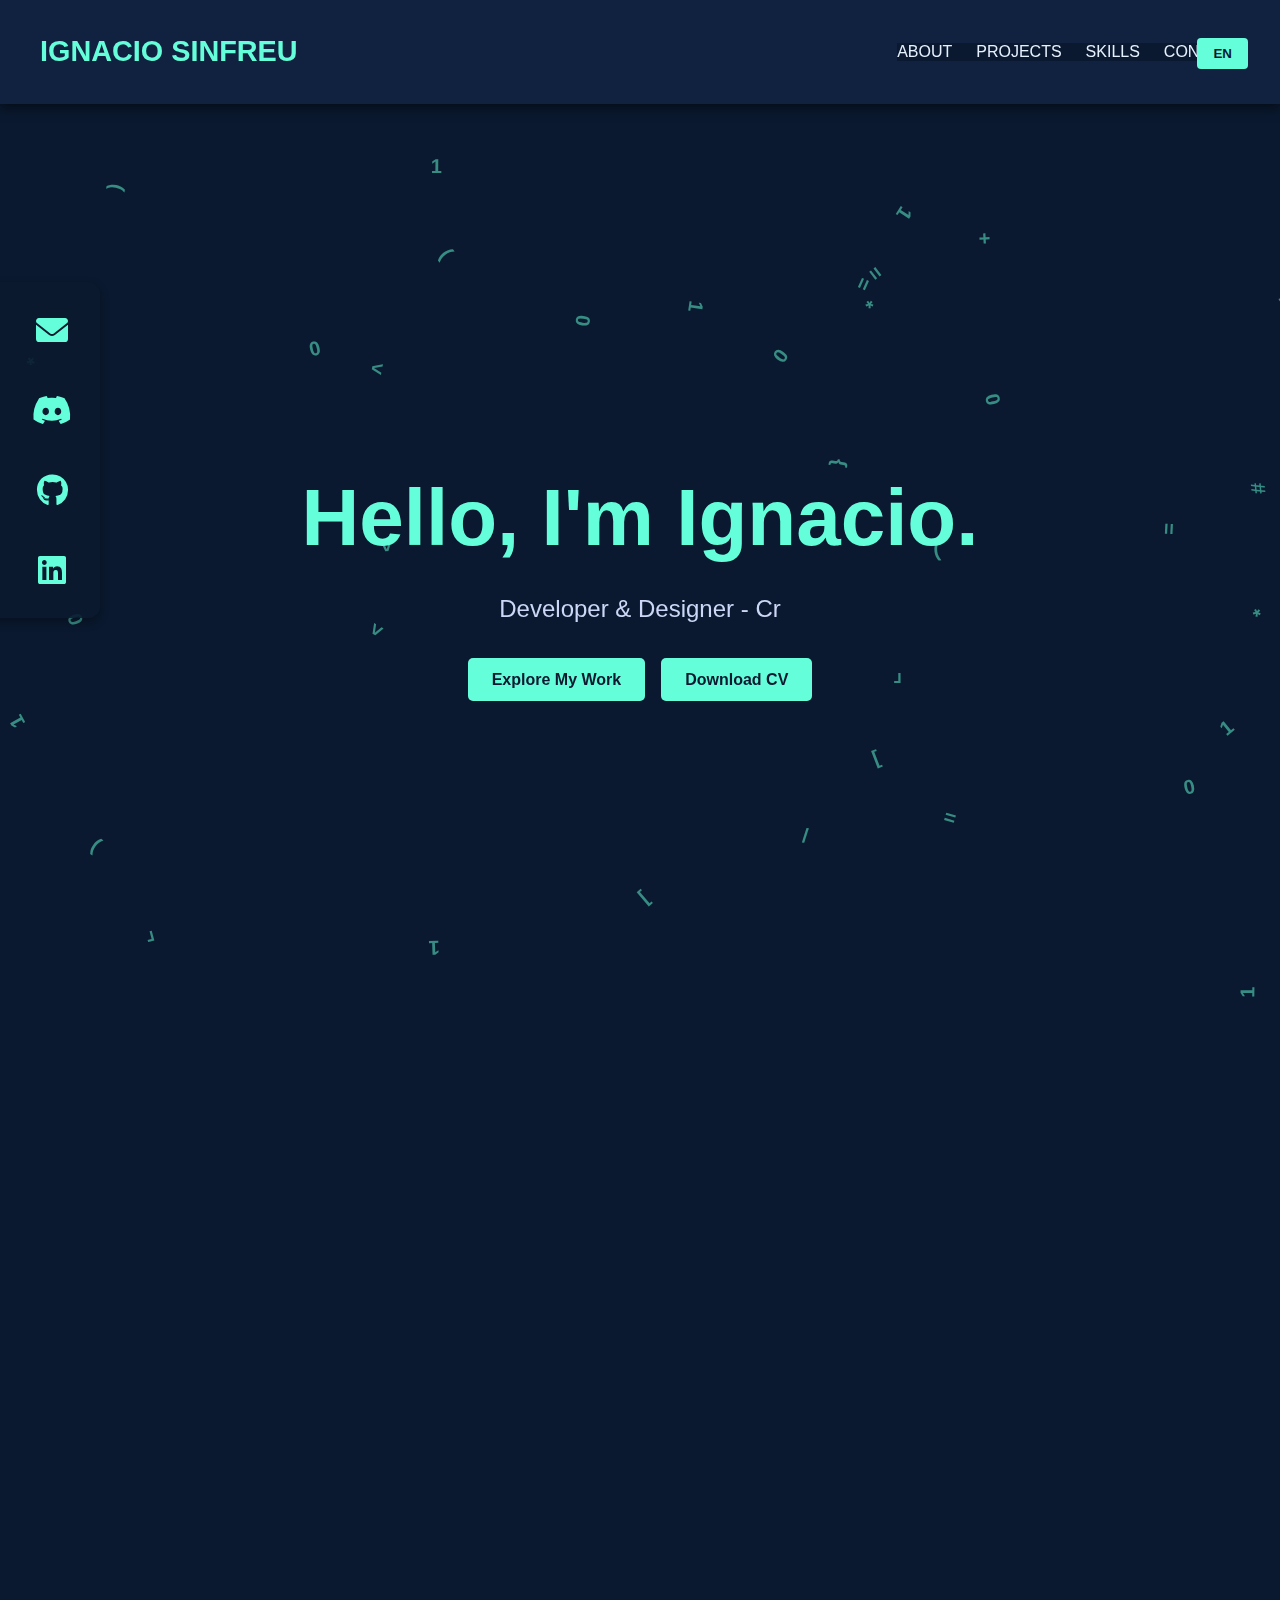
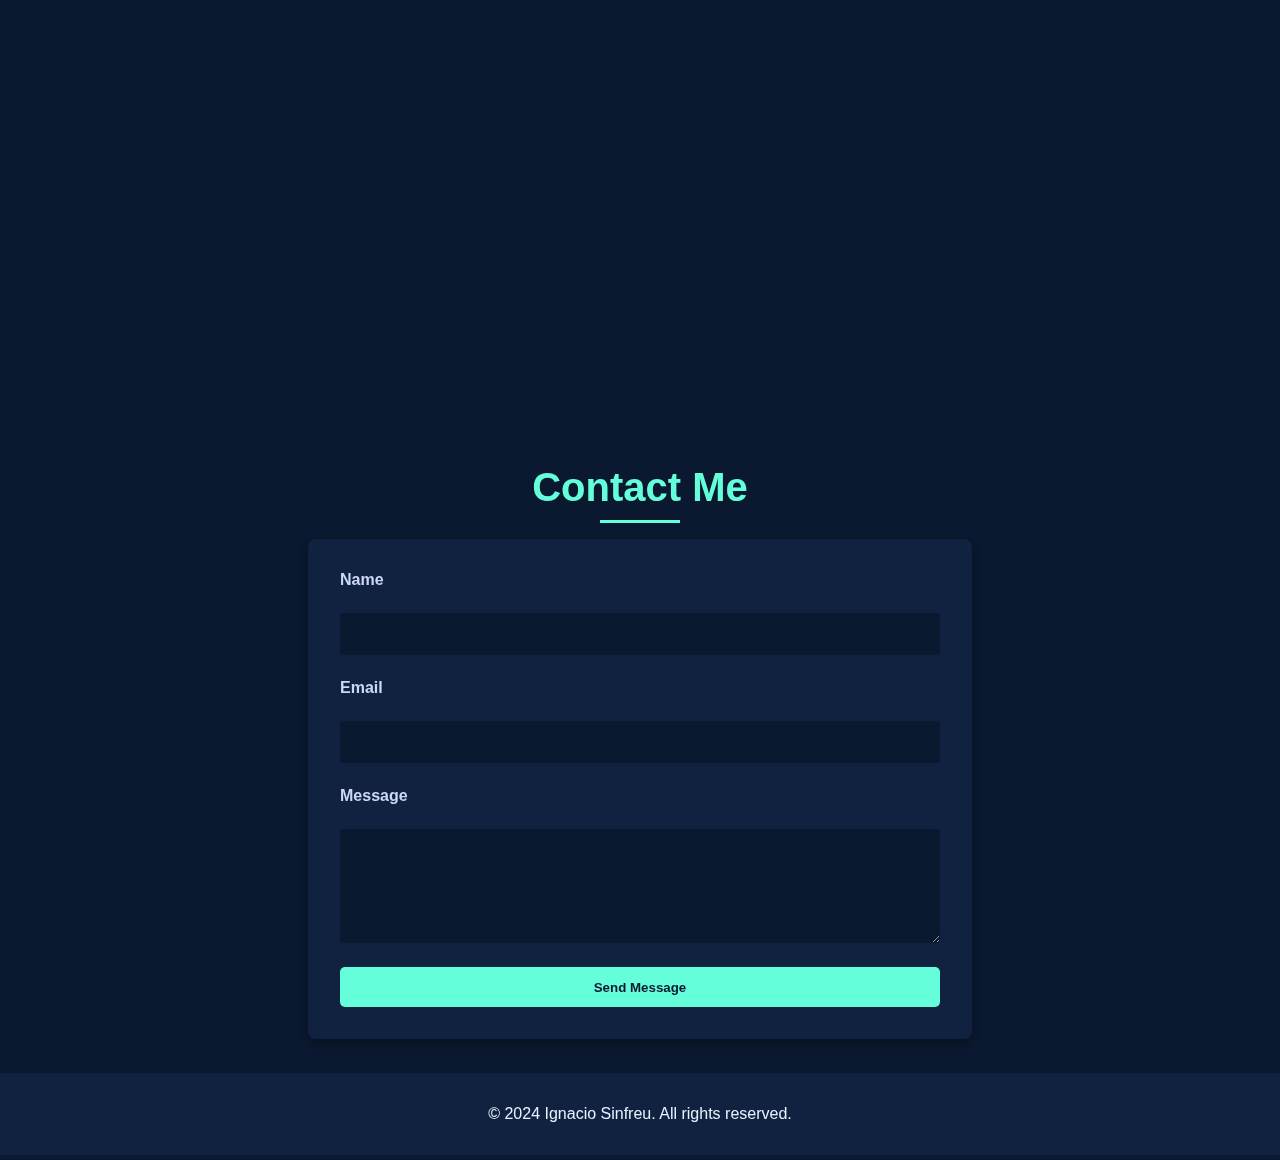
<file: index.html>
<!DOCTYPE html>
<html lang="en">
<head>
    <meta charset="UTF-8">
    <meta name="viewport" content="width=device-width, initial-scale=1.0">
    <link rel="stylesheet" href="styles.css">
    <title>PORTFOLIO - Ignacio Sinfreu</title>
    <link rel="stylesheet" href="https://cdnjs.cloudflare.com/ajax/libs/font-awesome/6.0.0-beta3/css/all.min.css">
</head>
<body>
	<header class="main-header">
		<nav class="navbar">
			<div class="container page-container">
				<h1 class="logo">IGNACIO SINFREU</h1>
				<ul class="nav-links">
					<li><a href="#about">ABOUT</a></li>
					<li><a href="#projects">PROJECTS</a></li>
					<li><a href="#skills">SKILLS</a></li>
					<li><a href="#contact">CONTACT</a></li>
				</ul>
			</div>
			<button id="language-toggle" class="language-toggle">EN</button>
		</nav>
	</header>

    <section id="hero" class="hero">
        <canvas id="heroCanvas" class="hero-canvas"></canvas>
        <div class="hero-content">
            <h2 class="welcome">Hello, I'm Ignacio.</h2>
			<p class="text1" id="typing-text"></p>
            <div class="hero-buttons">
                <a href="#projects" class="btn-primary">Explore My Work</a>
                <a href="IS_CV.pdf" download="Ignacio_Sinfreu_CV" class="cv-button">Download CV</a>
            </div>
        </div>
    </section>

    <div class="social-links" style="margin-left: 20px;">
        <a href="mailto:ignaciosinfreu@gmail.com" title="Email"><i class="fas fa-envelope"></i></a>
        <a href="https://discordapp.com/users/691851658250158091" title="Discord"><i class="fab fa-discord"></i></a>
        <a href="https://github.com/PiojitoSinfreu" title="GitHub"><i class="fab fa-github"></i></a>
        <a href="https://linkedin.com/" title="LinkedIn"><i class="fab fa-linkedin"></i></a>
    </div>

    <section id="about" class="about">
        <div class="container about-content page-container">
            <h2 class="aboutText">About Me</h2>
            <p class="aboutText2">Hi there, I'm Ignacio. I’m passionate about web design and love creating digital experiences that truly connect with people and their projects. I focus on designing personalized websites that are sleek, modern, and tailored to the specific needs of each client. I believe in keeping things simple, but effective. Learning is part of who I am, and I enjoy taking on challenges that push me to grow and find creative solutions. Whether I'm working independently or collaborating with a team, I put my heart into making sure each project is not only visually appealing but also easy to use and impactful.</p>
        </div>
    </section>

    <section id="projects" class="projects">
        <div class="container page-container" >
            <h2 class="proyecto">Projects</h2>
            <div class="project-gallery">
                <div class="project-item">
                    <h3 class="proyectA">Project 1</h3>
                    <p class="proyectA_Text">A short description of the project goes here.</p>
                </div>
                <div class="project-item">
                    <h3 class="proyectB">Project 2</h3>
                    <p class="proyectB_Text">A short description of the project goes here.</p>
                </div>
                <div class="project-item">
                    <h3 class="proyectC">Project 3</h3>
                    <p class="proyectC_Text">A short description of the project goes here.</p>
                </div>
				<div class="project-item">
                    <h3 class="proyectD">Project 4</h3>
                    <p class="proyectD_Text">A short description of the project goes here.</p>
                </div>
            </div>
        </div>
    </section>

<section id="skills" class="skills">
    <div class="container page-container">
        <h2>Skills</h2>
        <ul>
            <li><img src="icons/icon_html.png" alt="HTML icon">HTML</li>
            <li><img src="icons/icon_css.png" alt="CSS icon">CSS</li>
            <li><img src="icons/icon_php.png" alt="PHP icon">PHP</li>
            <li><img src="icons/icon_js.png" alt="JavaScript icon">JavaScript</li>
            <li><img src="icons/icon_ts.png" alt="TypeScript icon">TypeScript</li>
            <li><img src="icons/icon_react.png" alt="React icon">React</li>
            <li><img src="icons/icon_node.png" alt="Node.js icon">Node.js</li>
        </ul>

        <!-- Contenedor para los servicios, que parece "nacer" desde la línea divisoria y fusionarse con el fondo -->
		<div id="code-services-container">
			<h2 class="dev-services-title">Development Services</h2>
			<div class="service-cards">
				<div class="service-card">
					<h3 class="service-title service-web">Web Development</h3>
					<p class="service-desc service-web-desc">Building personalized websites using modern best practices.</p>
				</div>
				<div class="service-card">
					<h3 class="service-title service-landing">Landing Page Development</h3>
					<p class="service-desc service-landing-desc">Designing and developing landing pages focused on improving client conversion.</p>
				</div>
				<div class="service-card">
					<h3 class="service-title service-frontend">Frontend Development</h3>
					<p class="service-desc service-frontend-desc">Modern and responsive interfaces using HTML, CSS, and JavaScript.</p>
				</div>
				<div class="service-card">
					<h3 class="service-title service-backend">Backend Development</h3>
					<p class="service-desc service-backend-desc">Developing robust and secure systems for server-side operations.</p>
				</div>
				<div class="service-card">
					<h3 class="service-title service-fullstack">Full Stack Projects</h3>
					<p class="service-desc service-fullstack-desc">Complete projects, from database to user experience.</p>
				</div>
				<div class="service-card">
					<h3 class="service-title service-other">Other Services</h3>
					<p class="service-desc service-other-desc">Graphic design, email marketing, and social media management to fulfill your needs.</p>
				</div>
			</div>
		</div>
    </div>
</section>

    <section id="contact" class="contact">
        <div class="container page-container" >
            <h2 class="contactame">Contact Me</h2>
            <form class="contact-form">
                <label class="nambre" for="name">Name</label>
                <input type="text" id="name" name="name" required>

                <label for="email">Email</label>
                <input type="email" id="email" name="email" required>

                <label class="msgContact" for="message">Message</label>
                <textarea id="message" name="message" rows="5" required></textarea>

                <button type="submit" class="btn-primary">Send Message</button>
            </form>
        </div>
    </section>

    <footer class="footer">
        <div class="container page-container" >
            <p>&copy; 2024 Ignacio Sinfreu. All rights reserved.</p>
        </div>
    </footer>

    <script src="efecto.js"></script>
	<script src="language.js"></script>
</body>
</html>
</file>
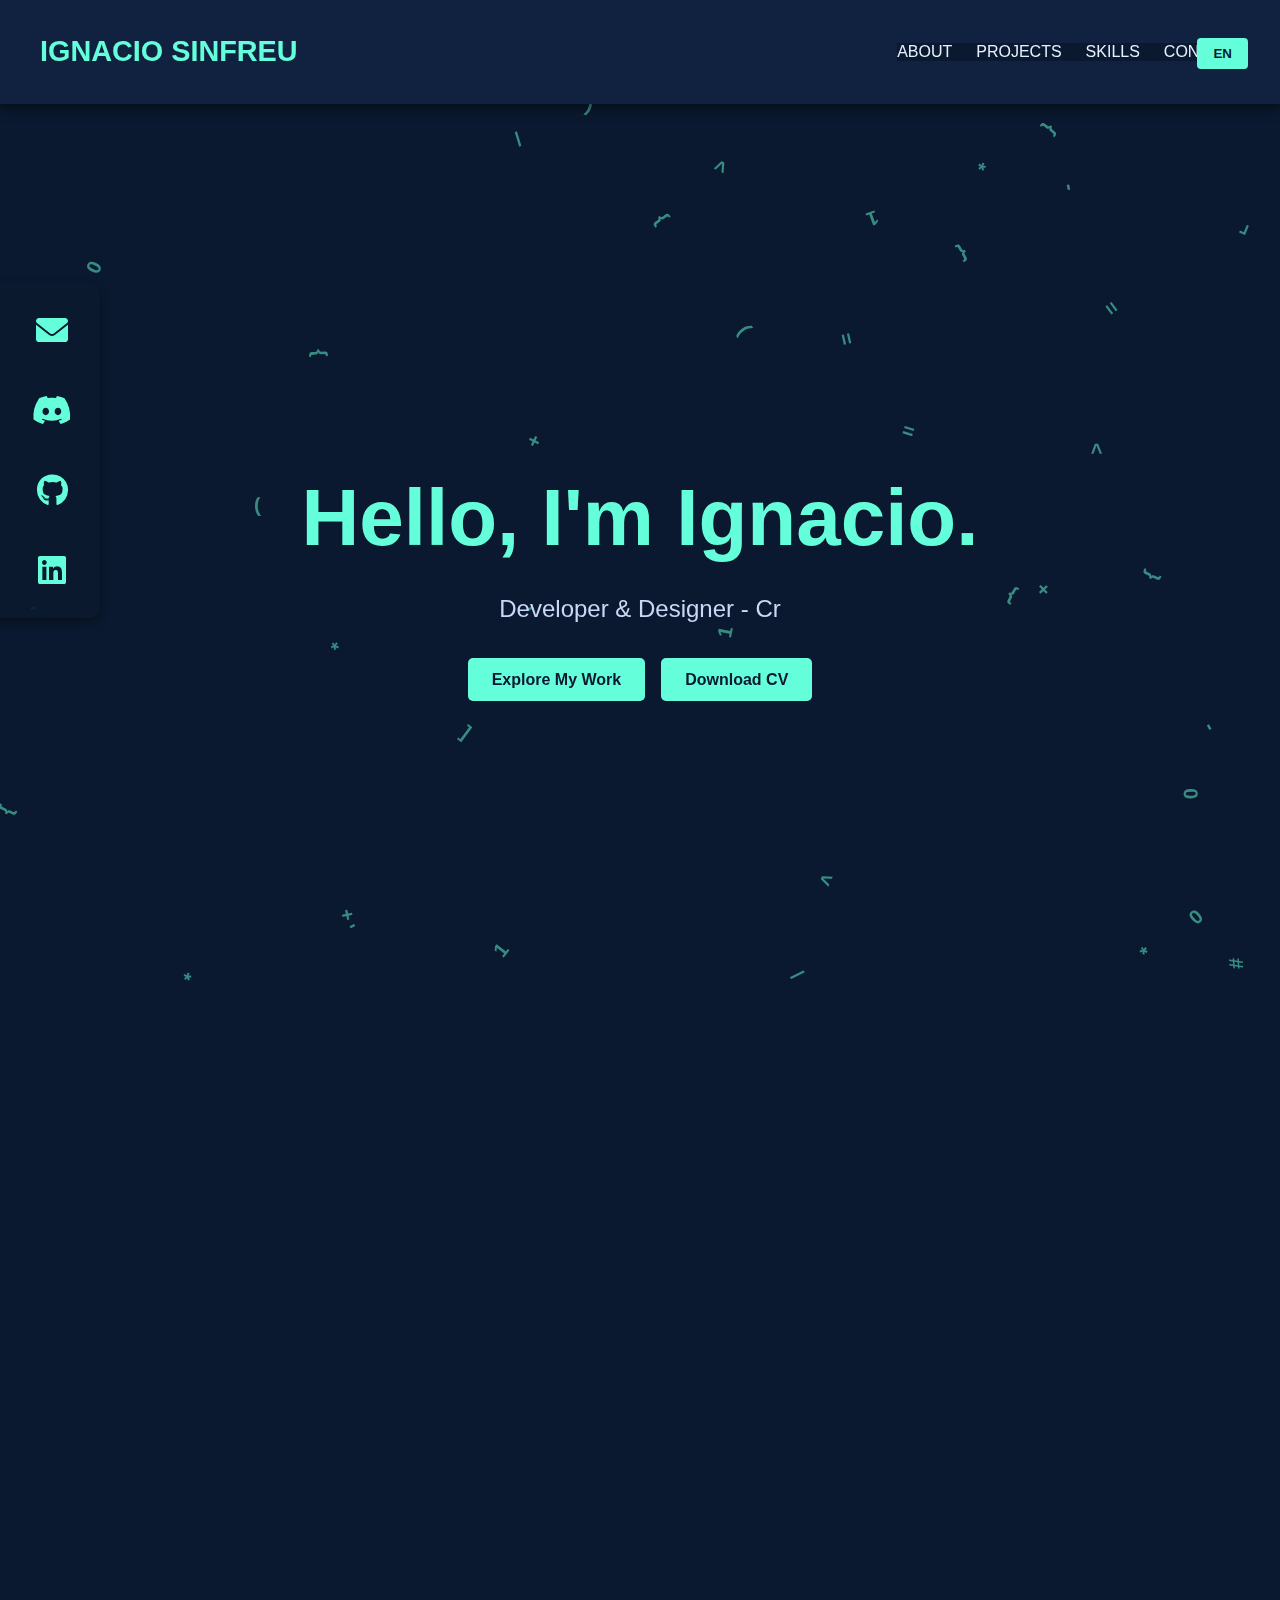
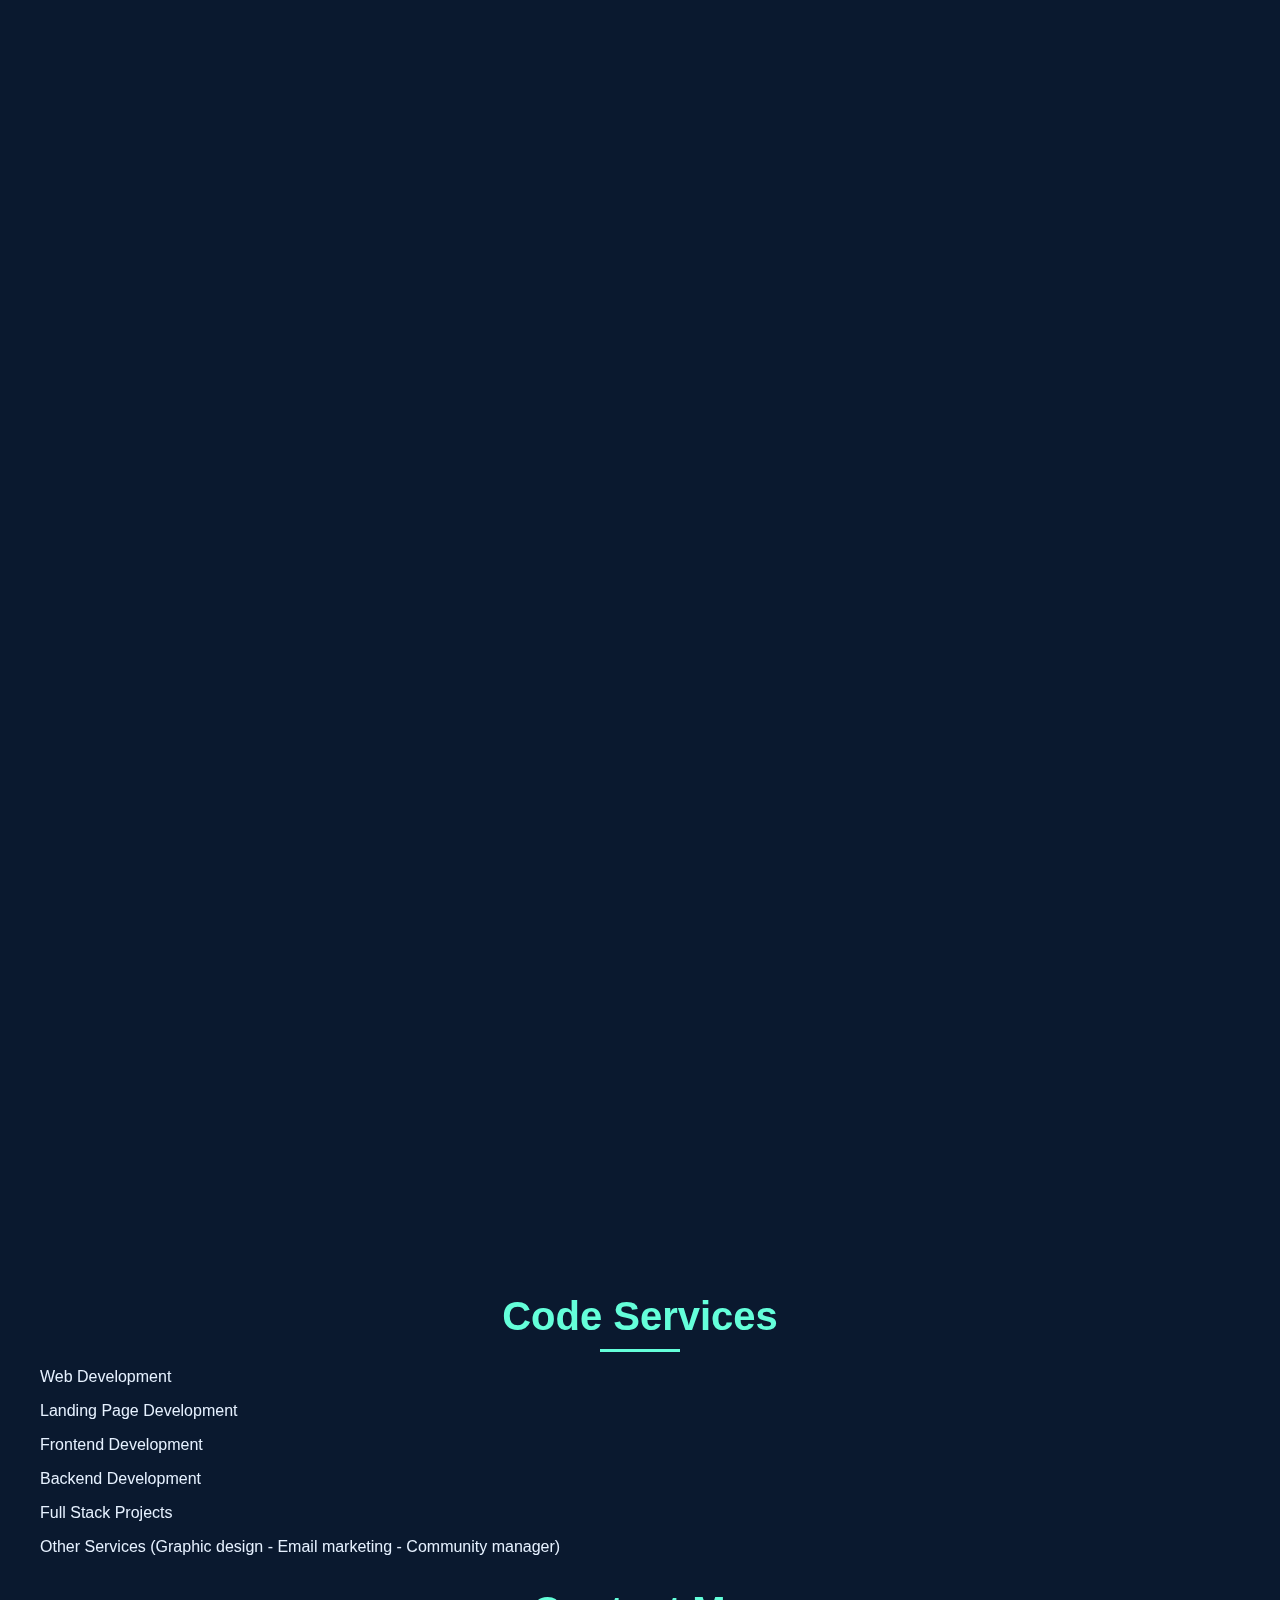
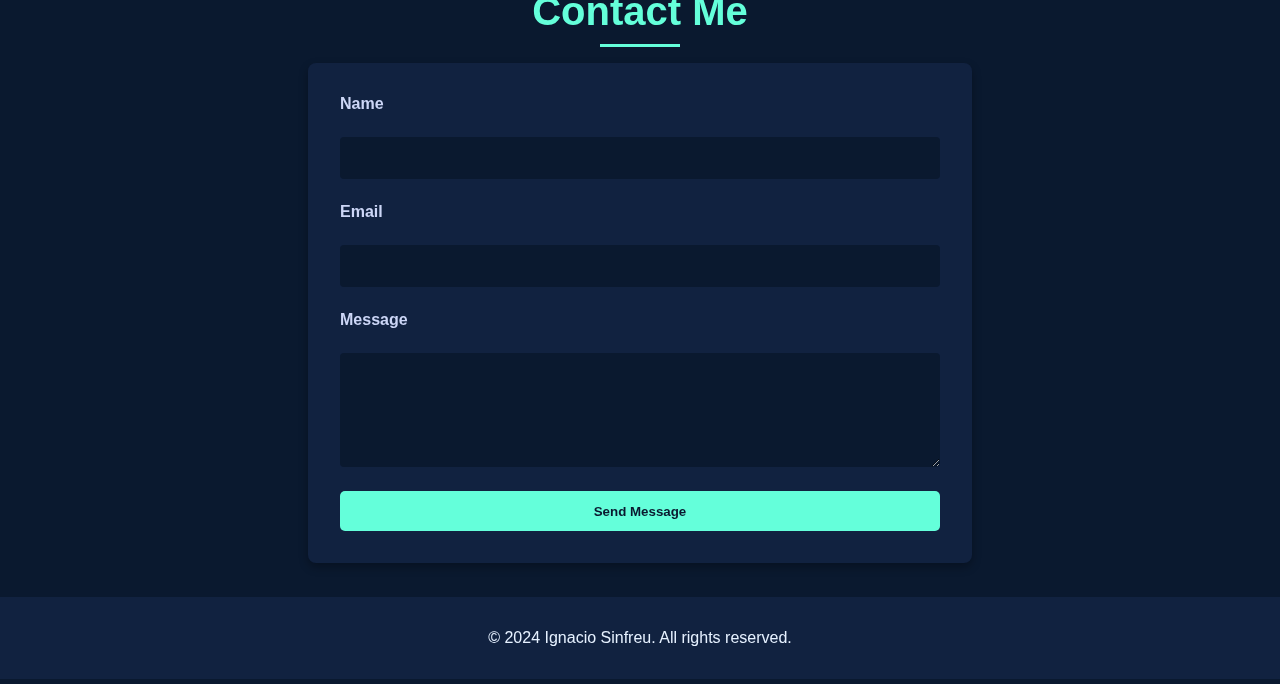
<file: main.html>
<!DOCTYPE html>
<html lang="en">
<head>
    <meta charset="UTF-8">
    <meta name="viewport" content="width=device-width, initial-scale=1.0">
    <link rel="stylesheet" href="styles.css">
    <title>Ignacio Sinfreu - Portfolio</title>
    <link rel="stylesheet" href="https://cdnjs.cloudflare.com/ajax/libs/font-awesome/6.0.0-beta3/css/all.min.css">
</head>
<body>
	<header class="main-header">
		<nav class="navbar">
			<div class="container page-container">
				<h1 class="logo">IGNACIO SINFREU</h1>
				<ul class="nav-links">
					<li><a href="#about">ABOUT</a></li>
					<li><a href="#projects">PROJECTS</a></li>
					<li><a href="#skills">SKILLS</a></li>
					<li><a href="#contact">CONTACT</a></li>
				</ul>
			</div>
			<button id="language-toggle" class="language-toggle">EN</button>
		</nav>
	</header>

    <section id="hero" class="hero">
        <canvas id="heroCanvas" class="hero-canvas"></canvas>
        <div class="hero-content">
            <h2 class="welcome">Hello, I'm Ignacio.</h2>
			<p class="text1" id="typing-text"></p>
            <div class="hero-buttons">
                <a href="#projects" class="btn-primary">Explore My Work</a>
                <a href="IS_CV.pdf" download="Ignacio_Sinfreu_CV" class="cv-button">Download CV</a>
            </div>
        </div>
    </section>

    <div class="social-links" style="margin-left: 20px;">
        <a href="mailto:ignaciosinfreu@gmail.com" title="Email"><i class="fas fa-envelope"></i></a>
        <a href="https://discordapp.com/users/691851658250158091" title="Discord"><i class="fab fa-discord"></i></a>
        <a href="https://github.com/PiojitoSinfreu" title="GitHub"><i class="fab fa-github"></i></a>
        <a href="https://linkedin.com/" title="LinkedIn"><i class="fab fa-linkedin"></i></a>
    </div>

    <section id="about" class="about">
        <div class="container about-content page-container">
            <h2 class="aboutText">About Me</h2>
            <p class="aboutText2">Hi there, I'm Ignacio. I’m passionate about web design and love creating digital experiences that truly connect with people and their projects. I focus on designing personalized websites that are sleek, modern, and tailored to the specific needs of each client. I believe in keeping things simple, but effective. Learning is part of who I am, and I enjoy taking on challenges that push me to grow and find creative solutions. Whether I'm working independently or collaborating with a team, I put my heart into making sure each project is not only visually appealing but also easy to use and impactful.</p>
        </div>
    </section>

    <section id="projects" class="projects">
        <div class="container page-container" >
            <h2 class="proyecto">Projects</h2>
            <div class="project-gallery">
                <div class="project-item">
                    <h3 class="proyectA">Project 1</h3>
                    <p class="proyectA_Text">A short description of the project goes here.</p>
                </div>
                <div class="project-item">
                    <h3 class="proyectB">Project 2</h3>
                    <p class="proyectB_Text">A short description of the project goes here.</p>
                </div>
                <div class="project-item">
                    <h3 class="proyectC">Project 3</h3>
                    <p class="proyectC_Text">A short description of the project goes here.</p>
                </div>
				<div class="project-item">
                    <h3 class="proyectD">Project 4</h3>
                    <p class="proyectD_Text">A short description of the project goes here.</p>
                </div>
            </div>
        </div>
    </section>

    <section id="skills" class="skills">
        <div class="container page-container" >
            <h2>Skills</h2>
            <ul>
                <li><img src="icons/icon_html.png" alt="HTML icon">HTML</li>
                <li><img src="icons/icon_css.png" alt="CSS icon">CSS</li>
                <li><img src="icons/icon_php.png" alt="PHP icon">PHP</li>
                <li><img src="icons/icon_js.png" alt="JavaScript icon">JavaScript</li>
                <li><img src="icons/icon_ts.png" alt="TypeScript icon">TypeScript</li>
                <li><img src="icons/icon_react.png" alt="React icon">React</li>
                <li><img src="icons/icon_node.png" alt="Node.js icon">Node.js</li>
            </ul>
        </div>
    </section>
	
	<section id="services" class="services">
        <div class="container page-container" >
            <h2>Code Services</h2>
			<p>Web Development</p>
			<p>Landing Page Development</p>
			<p>Frontend Development</p>
			<p>Backend Development</p>
			<p>Full Stack Projects</p>
			<p>Other Services (Graphic design - Email marketing - Community manager)</p>
        </div>
    </section>

    <section id="contact" class="contact">
        <div class="container page-container" >
            <h2 class="contactame">Contact Me</h2>
            <form class="contact-form">
                <label class="nambre" for="name">Name</label>
                <input type="text" id="name" name="name" required>

                <label for="email">Email</label>
                <input type="email" id="email" name="email" required>

                <label class="msgContact" for="message">Message</label>
                <textarea id="message" name="message" rows="5" required></textarea>

                <button type="submit" class="btn-primary">Send Message</button>
            </form>
        </div>
    </section>

    <footer class="footer">
        <div class="container page-container" >
            <p>&copy; 2024 Ignacio Sinfreu. All rights reserved.</p>
        </div>
    </footer>

    <script src="efecto.js"></script>
	<script src="language.js"></script>
</body>
</html>
</file>
<file: styles.css>
body {
    margin: 0;
    font-family: 'Roboto', sans-serif;
    background-color: #0A192F;
    color: #E6F1FF;
    padding: 0;
    box-sizing: border-box;
	overflow-x: hidden;
}

h2 {
    color: #64FFDA;
    font-size: 2.5rem;
    margin-bottom: 1rem;
    position: relative;
    text-align: center;
}

h2::after {
    content: "";
    display: block;
    width: 80px;
    height: 3px;
    background-color: #64FFDA;
    margin: 10px auto 0 auto; /* Centrando la línea decorativa debajo del título */
}

.page-container {
    max-width: 1200px;
    margin: 0 auto;
    padding: 0 20px;
}

.main-header {
    background-color: #112240;
    padding: 1rem 0;
    box-shadow: 0 4px 10px rgba(0, 0, 0, 0.5);
}

.navbar .container {
    display: flex;
    justify-content: space-between;
    align-items: center;
    padding: 0 2rem;
}

.logo {
    color: #64FFDA;
    font-size: 1.8rem;
    font-weight: bold;
}

/* Mejora del Menú */
.nav-links {
    list-style: none;
    display: flex;
    gap: 1.5rem;
    margin: 0;
    padding: 0;
    flex-direction: column;
    background-color: #0A192F;
    position: fixed;
    top: 0;
    right: -100%;
    height: 100%;
    width: 250px;
    transition: right 0.3s;
    z-index: 4;
}

.nav-links.active {
    right: 0;
}

.nav-toggle {
    display: block;
    cursor: pointer;
    position: fixed;
    right: 1rem;
    top: 1rem;
    z-index: 6;
}

@media (min-width: 769px) {
    .nav-links {
        flex-direction: row;
        position: static;
        height: auto;
        width: auto;
    }
    .nav-toggle {
        display: none;
    }
}

.nav-links a {
    color: #E6F1FF;
    text-decoration: none;
    transition: color 0.3s;
    font-weight: 500;
}

.nav-links a:hover {
    color: #64FFDA;
}

/* Estilo base para la sección hero */
.hero {
    position: relative;
    height: 100vh;
    display: flex;
    justify-content: center;
    align-items: center;
    overflow: hidden;
    padding: 0 1rem; /* Añadir padding lateral para evitar corte del contenido */
}

.hero-canvas {
    position: absolute;
    top: 0;
    left: 0;
    width: 100%;
    height: 100%;
    z-index: -1;
}

.hero-content {
    position: relative;
    text-align: center;
    z-index: 1;
    max-width: 90%; /* Limitar el ancho del contenido para pantallas pequeñas */
}

/* Ajuste del título principal */
.hero h2 {
    font-size: clamp(2.5rem, 5vw + 1rem, 4rem); /* Ajuste de tamaño dinámico */
    color: #64FFDA;
    font-weight: bold;
    animation: slideIn 1.5s ease-out;
    margin-bottom: 1rem;
}
.hero h2::after {
    background-color: #64FFDA00;
    margin: 1px auto 0 auto; /* Centrando la línea decorativa debajo del título */
}

/* Ajuste del texto */
.hero p {
    font-size: clamp(1rem, 3vw + 0.5rem, 1.5rem); /* Ajuste de tamaño dinámico para que no se corte */
    line-height: 1.4;
    color: #ccd6f6;
    margin-bottom: 2rem;
    overflow-wrap: break-word; /* Permitir que las palabras largas se dividan */
    width: 100%;
}

/* Ajuste de botones */
.hero-buttons {
    margin-top: 1.5rem;
    display: flex;
    gap: 1rem;
    justify-content: center;
    flex-wrap: wrap; /* Permitir que los botones se alineen en dos filas si es necesario */
}

.btn-primary, .cv-button {
    padding: 0.8rem 1.5rem;
    border: none;
    border-radius: 5px;
    text-decoration: none;
    color: #0a192f;
    background-color: #64FFDA;
    font-weight: bold;
    transition: background-color 0.3s ease;
}

.btn-primary:hover, .cv-button:hover {
    background-color: #52cca7;
}

/* Ajustes para pantallas más pequeñas (móviles) */
@media (max-width: 768px) {
    .hero {
        height: auto; /* Ajustar altura automáticamente para evitar problemas de corte */
        padding: 4rem 1rem;
    }

    .hero h2 {
        font-size: 2rem; /* Reducir el tamaño del título para que no se corte */
    }

    .hero-buttons {
        flex-direction: column; /* Alinear los botones verticalmente */
        gap: 0.5rem; /* Reducir espacio entre botones */
    }

    .btn-primary, .cv-button {
        width: 100%; /* Botones al 100% del ancho disponible */
        max-width: 300px; /* Añadir un máximo para evitar que sean demasiado grandes */
        padding: 0.8rem;
    }

    .text1 {
        font-size: 1rem; /* Reducir tamaño del texto dinámico para evitar cortes */
        overflow-wrap: break-word;
        text-align: center; /* Centrar el texto */
    }
}

.social-links {
    position: fixed;
    left: -2.5rem; /* Ajusta más hacia la izquierda para estar contra el borde */
    top: 50%;
    transform: translateY(-50%);
    display: flex;
    flex-direction: column;
    gap: 1rem;
    z-index: 2;
    background-color: rgba(10, 25, 47, 0.9); /* Fondo negro con transparencia */
    padding: 1rem;
    padding-left: 2.5rem; /* Aumenta un poco más el padding izquierdo para centrar los íconos */
    border-radius: 0 12px 12px 0; /* Bordes redondeados solo a la derecha */
    box-shadow: 0 4px 10px rgba(0, 0, 0, 0.3);
	animation: fadeInSection 1s ease-out forwards;
}

.social-links a {
    color: #64FFDA;
    text-decoration: none;
    transition: transform 0.3s, background-color 0.3s;
    font-size: 2rem;
    padding: 0.5rem;
    border-radius: 8px;
    display: flex;
    align-items: center;
    justify-content: center;
    width: 3rem; /* Tamaño uniforme para todos los íconos */
    height: 3rem; /* Tamaño uniforme para todos los íconos */
}

.social-links a:hover {
    transform: scale(1.2);
    background-color: rgba(100, 255, 218, 0.1); /* Fondo sutil al pasar el ratón */
}


.about, .projects, .skills {
    padding: 4rem 2rem;
    background-color: #112240;
    margin: 7rem auto;
    color: #E6F1FF;
    border-radius: 8px;
    box-shadow: 0 4px 10px rgba(0, 0, 0, 0.3);
    max-width: 80%;
    opacity: 0;
    transform: translateY(20px);
    animation: fadeInSection 1s ease-out forwards;
}

@keyframes fadeInSection {
    0% {
        opacity: 0;
        transform: translateY(20px);
    }
    100% {
        opacity: 1;
        transform: translateY(0);
    }
}

@media (min-width: 1024px) {
    .about, .projects, .skills {
        max-width: 70%; /* Reduce el ancho máximo en pantallas más grandes para más foco */
    }
}

.about h2 {
    font-size: 2.5rem;
    color: #64FFDA;
    margin-bottom: 1rem;
    position: relative;
    text-align: center;
}

.about p {
    margin-top: 20px;
    line-height: 1.7;
    color: #ccd6f6;
    text-align: justify; /* Centramos el texto para darle una apariencia simétrica */
    padding: 20px;
    border-radius: 10px;
    max-width: 90%; /* Se asegura de que el texto no sobrepase los bordes del contenedor */
}

/* Ajuste del contenedor principal para mejorar la simetría */
.about-content {
    display: flex;
    flex-direction: column;
    align-items: center;
    text-align: center;
	margin: 0 auto;
}

.project-gallery {
    display: grid;
    grid-template-columns: repeat(auto-fit, minmax(300px, 1fr));
    gap: 2rem;
    text-align: center;
}

.projects h2 {
    color: #64FFDA;
	font-size: 2.5rem;
    margin-bottom: 1rem;
}

.project-item {
    padding: 2rem;
    background-color: #0A192F;
    border-radius: 8px;
    box-shadow: 0 4px 10px rgba(0, 0, 0, 0.3);
    transition: transform 0.3s;
}

.project-item:hover {
    transform: translateY(-10px);
}

.project-item h3 {
    color: #64FFDA;
    margin-bottom: 1rem;
}

/* Sección combinada de Skills y Code Services */
#skills h2 {
    color: #64FFDA;
	font-size: 2.5rem;
    margin-bottom: 1rem;
}

/* Lista de Skills */
#skills ul {
    list-style: none;
    padding: 0;
    display: flex;
    flex-wrap: wrap;
    justify-content: center;
    gap: 20px;
}

#skills ul li {
    background-color: #64FFDA; /* Color verde-azulado para los contenedores de skills */
    padding: 15px 25px;
    border-radius: 10px;
    box-shadow: 0 4px 10px rgba(0, 0, 0, 0.3);
    display: flex;
    align-items: center;
    gap: 10px;
    transition: transform 0.3s ease, box-shadow 0.3s ease;
    color: #0a192f; /* Color oscuro para el texto dentro del contenedor */
}

#skills ul li:hover {
    transform: translateY(-5px);
    box-shadow: 0 4px 10px rgba(0, 0, 0, 0.3);
}

#skills ul li img {
    width: 30px;
    height: 30px;
}

/* Contenedor para los servicios */
#code-services-container {
	background: #0A192F;
    padding: 50px 20px;
    margin: 30px auto;
    border-radius: 15px; /* Bordes redondeados */
    box-shadow: 0 4px 10px rgba(0, 0, 0, 0.3);
    max-width: 1200px; /* Limitar ancho */
    text-align: center;
}

/* Encabezado de la Sección */
#code-services-container h2 {
    color: #64FFDA;
	font-size: 2.5rem;
    margin-bottom: 1rem;
}

/* Contenedor de Tarjetas de Servicios */
.service-cards {
    display: grid;
    grid-template-columns: repeat(auto-fit, minmax(250px, 1fr));
    gap: 30px; /* Espacio entre tarjetas */
    padding-top: 20px;
}

/* Tarjeta de Servicios */
.service-card {
    background-color: #112240; /* Fondo más claro para contraste */
    padding: 30px;
    border-radius: 12px;
    box-shadow: 0 4px 10px rgba(0, 0, 0, 0.3);
    transition: transform 0.3s ease, box-shadow 0.3s ease;
    cursor: pointer;
    color: #ccd6f6;
    opacity: 0; /* Inicia invisible para la animación */
    transform: translateY(20px);
    animation: fadeInUp 1s ease forwards;
}

/* Animación de las tarjetas cuando se desplaza la página */
@keyframes fadeInUp {
    0% {
        opacity: 0;
        transform: translateY(20px);
    }
    100% {
        opacity: 1;
        transform: translateY(0);
    }
}

.service-card:hover {
    transform: translateY(-10px);
    box-shadow: 0 4px 10px rgba(0, 0, 0, 0.3);
}

.service-card h3 {
    font-size: 1.5em;
    color: #00d9d8;
    margin-bottom: 15px;
}

.service-card p {
    font-size: 1em;
    color: #a8b2d1;
}

.contact {
    background-color: #0A192F;
    margin-bottom: 2rem; /* Eliminar margen inferior */
	animation: fadeInSection 1s ease-out forwards;
}

.contact h2 {
    font-size: 2.5rem;
    color: #64FFDA;
    text-align: center;
    margin-bottom: 1rem;
}

.contact-form {
    max-width: 600px;
    margin: 0 auto;
    display: flex;
    flex-direction: column;
    gap: 1.5rem;
    background-color: #112240;
    padding: 2rem;
    border-radius: 8px;
   box-shadow: 0 4px 10px rgba(0, 0, 0, 0.3);
}

.contact-form label {
    font-weight: bold;
    color: #ccd6f6;
}

.contact-form input, .contact-form textarea {
    padding: 0.75rem;
    border: none;
    border-radius: 4px;
    background-color: #0A192F;
    color: #E6F1FF;
    font-size: 1rem;
}

.contact-form input:focus, .contact-form textarea:focus {
    outline: 2px solid #64FFDA;
}

.footer {
    background-color: #112240;
    padding: 2rem;
    color: #E6F1FF;
    text-align: center;
    border-top: 2px solid #0A192F;
    margin-top: 0; /* Eliminar margen superior */
}

.footer p {
    margin: 0;
}

.language-toggle {
    position: absolute;
    right: 2rem;
    top: 2.4rem;
    background-color: #64FFDA;
    color: #0A192F;
    border: none;
    padding: 0.5rem 1rem;
    cursor: pointer;
    font-weight: bold;
    border-radius: 4px;
    transition: background-color 0.3s, transform 0.3s;
    z-index: 5;
}

.language-toggle:hover {
    background-color: #3CBFB8;
    transform: scale(1.1);
}

/* Responsive Design */
@media (max-width: 768px) {
    /* Ocultar el menú y centrar el logo en móviles */
    .nav-links {
        display: none;
    }

    .main-header .container {
        justify-content: center;
    }

    .logo {
        text-align: center;
        margin: 0 auto;
    }

    .language-toggle {
        display: none; /* Ocultar botón de cambio de idioma */
    }
}
@media (max-width: 768px) {
    .about-content {
        flex-direction: column;
        align-items: center;
        text-align: center;
    }

    .about-content img {
        max-width: 100%;
        height: auto;
        margin-bottom: 1.5rem;
    }

    .service-cards {
        grid-template-columns: 1fr;
        gap: 1.5rem; /* Menor espacio entre tarjetas para móviles */
    }

    .service-card {
        padding: 20px;
    }

    .social-links {
        display: none; /* Ocultar enlaces sociales en la vista móvil */
    }

    .hero h2 {
        font-size: 2.5rem; /* Reducir tamaño de fuente para móviles */
    }

    .hero p {
        font-size: 1rem; /* Reducir tamaño del texto descriptivo */
    }
}
@media (max-width: 768px) {
    #code-services-container {
        padding: 30px 10px;
        margin: 20px auto;
        max-width: 100%; /* Ocupa el 100% del ancho de la pantalla */
    }

    .skills ul {
        flex-direction: column;
        gap: 15px; /* Menor espacio entre los ítems */
    }

    .skills ul li {
        padding: 10px 20px;
        font-size: 1rem;
    }

    .footer {
        padding: 1rem;
    }
}
@media (min-width: 1024px) {
    .hero h2 {
        font-size: 5rem;
    }

    .projects .project-gallery {
        grid-template-columns: repeat(auto-fit, minmax(400px, 1fr));
    }

    .skills ul {
        gap: 2rem;
    }

    .social-links {
        top: 50%;
        transform: translateY(-50%);
    }
}
</file>
